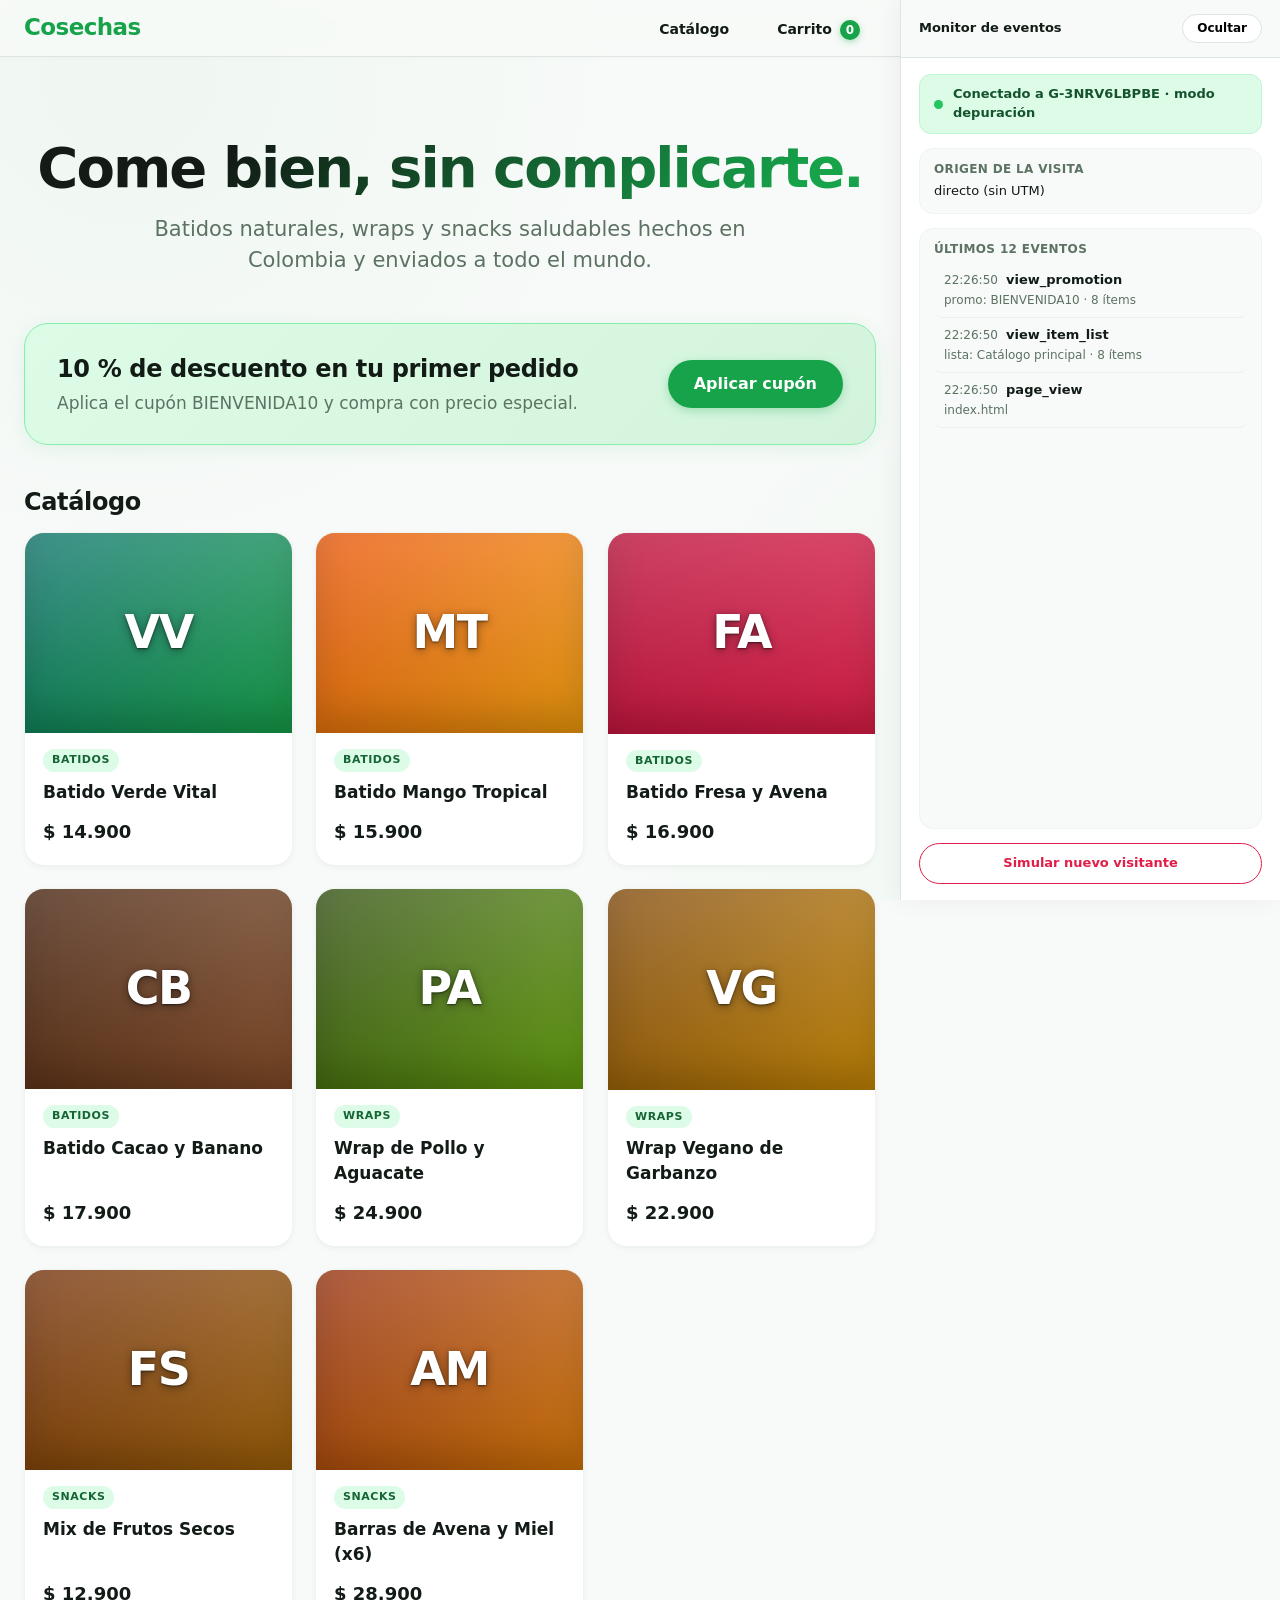
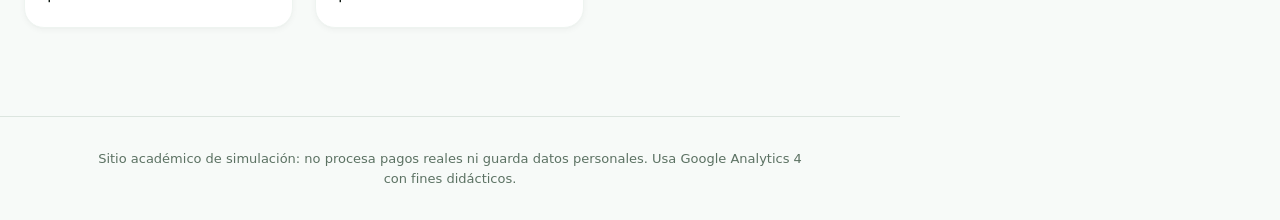
<file: index.html>
<!DOCTYPE html>
<html lang="es">
<head>
<meta charset="utf-8">
<meta name="viewport" content="width=device-width, initial-scale=1">
<title>Cosechas · Batidos, wraps y snacks saludables</title>
<link rel="stylesheet" href="css/estilos.css">
</head>
<body>
<header class="cab"><div class="cab-in"><a class="logo" href="index.html">Cosechas</a><nav><a href="index.html">Catálogo</a><a href="carrito.html">Carrito <span id="badge" class="badge">0</span></a></nav></div></header>
<main class="contenedor">
<section class="hero"><h1>Come bien, sin complicarte.</h1><p>Batidos naturales, wraps y snacks saludables hechos en Colombia y enviados a todo el mundo.</p></section>
<section id="banner" class="banner" hidden><div><h2>10 % de descuento en tu primer pedido</h2><p>Aplica el cupón BIENVENIDA10 y compra con precio especial.</p></div><button id="banner-btn" class="btn" type="button">Aplicar cupón</button></section>
<p id="cupon-activo" class="aviso-cupon" hidden>Cupón BIENVENIDA10 activo: los precios ya incluyen el 10 % de descuento.</p>
<h2 class="sec-tit">Catálogo</h2>
<section id="lista" class="grid"></section>
</main>
<footer class="pie"><p>Sitio académico de simulación: no procesa pagos reales ni guarda datos personales. Usa Google Analytics 4 con fines didácticos.</p></footer>
<script src="js/config.js"></script><script src="js/productos.js"></script><script src="js/carrito.js"></script><script src="js/analytics.js"></script><script src="js/monitor.js"></script><script src="js/inicio.js"></script>
</body>
</html>
</file>
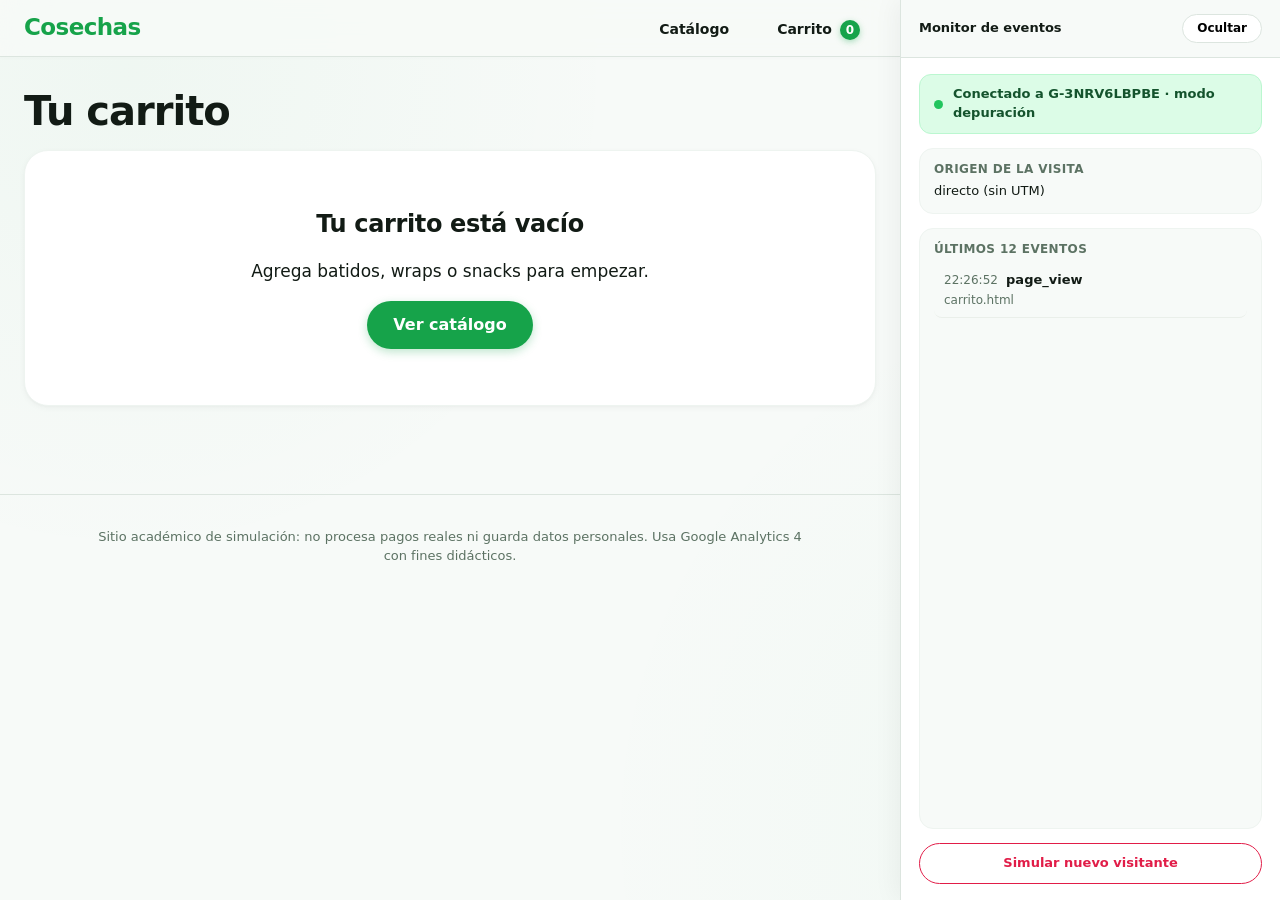
<file: carrito.html>
<!DOCTYPE html>
<html lang="es">
<head>
<meta charset="utf-8">
<meta name="viewport" content="width=device-width, initial-scale=1">
<title>Carrito · Cosechas</title>
<link rel="stylesheet" href="css/estilos.css">
</head>
<body>
<header class="cab"><div class="cab-in"><a class="logo" href="index.html">Cosechas</a><nav><a href="index.html">Catálogo</a><a href="carrito.html">Carrito <span id="badge" class="badge">0</span></a></nav></div></header>
<main class="contenedor"><h1>Tu carrito</h1><div id="contenido"></div></main>
<footer class="pie"><p>Sitio académico de simulación: no procesa pagos reales ni guarda datos personales. Usa Google Analytics 4 con fines didácticos.</p></footer>
<script src="js/config.js"></script><script src="js/productos.js"></script><script src="js/carrito.js"></script><script src="js/analytics.js"></script><script src="js/monitor.js"></script><script src="js/carrito-pagina.js"></script>
</body>
</html>
</file>
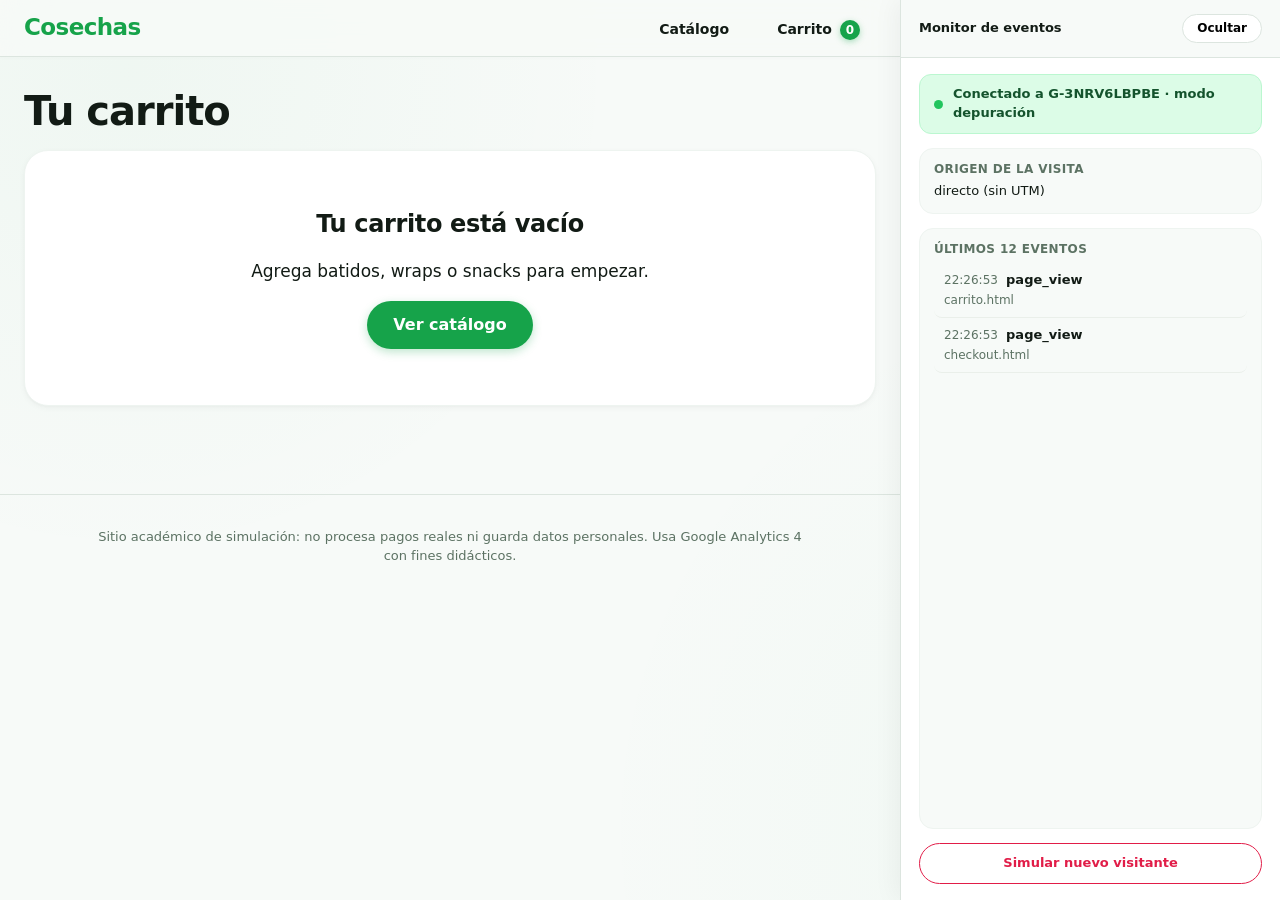
<file: checkout.html>
<!DOCTYPE html>
<html lang="es">
<head>
<meta charset="utf-8">
<meta name="viewport" content="width=device-width, initial-scale=1">
<title>Checkout · Cosechas</title>
<link rel="stylesheet" href="css/estilos.css">
</head>
<body>
<header class="cab"><div class="cab-in"><a class="logo" href="index.html">Cosechas</a><nav><a href="index.html">Catálogo</a><a href="carrito.html">Carrito <span id="badge" class="badge">0</span></a></nav></div></header>
<main class="contenedor"><h1>Checkout</h1>
<p class="pasos"><span id="p1" class="paso activo">1. Envío</span><span id="p2" class="paso">2. Pago simulado</span></p>
<div class="dos-col"><div>
<section id="paso1" class="panel"><h2>Envío</h2>
<label class="campo">Nombre (ficticio)<input id="nombre" type="text" maxlength="40" placeholder="Ej.: Cliente de Prueba" autocomplete="off"></label>
<label class="campo">País<select id="pais"></select></label>
<fieldset><legend>Servicio de envío</legend>
<label class="op"><input type="radio" name="servicio" value="Estándar" checked> <span>Estándar</span><em id="t-std"></em></label>
<label class="op"><input type="radio" name="servicio" value="Express"> <span>Express</span><em id="t-exp"></em></label></fieldset>
<p class="sec">Usa un nombre inventado. No escribas correo, teléfono ni documentos.</p>
<p id="err1" class="error" hidden></p>
<button id="btn-envio" class="btn" type="button">Continuar al pago</button></section>
<section id="paso2" class="panel" hidden><h2>Pago simulado</h2>
<fieldset><legend>Método de pago</legend>
<label class="op"><input type="radio" name="pago" value="Tarjeta de crédito" checked> <span>Tarjeta de crédito</span></label>
<label class="op"><input type="radio" name="pago" value="PSE"> <span>PSE</span></label>
<label class="op"><input type="radio" name="pago" value="Nequi"> <span>Nequi</span></label>
<label class="op"><input type="radio" name="pago" value="PayPal"> <span>PayPal</span></label></fieldset>
<p class="sec">Simulación: no se piden ni se guardan datos de pago.</p>
<button id="btn-pago" class="btn" type="button">Pagar (simulado)</button> <button id="volver" class="btn-sec" type="button">Volver</button></section>
</div>
<aside class="panel resumen"><h2>Resumen</h2><div id="res-lineas"></div><dl id="res-tot" class="tot"></dl></aside></div></main>
<footer class="pie"><p>Sitio académico de simulación: no procesa pagos reales ni guarda datos personales. Usa Google Analytics 4 con fines didácticos.</p></footer>
<script src="js/config.js"></script><script src="js/productos.js"></script><script src="js/carrito.js"></script><script src="js/analytics.js"></script><script src="js/monitor.js"></script><script src="js/checkout.js"></script>
</body>
</html>
</file>
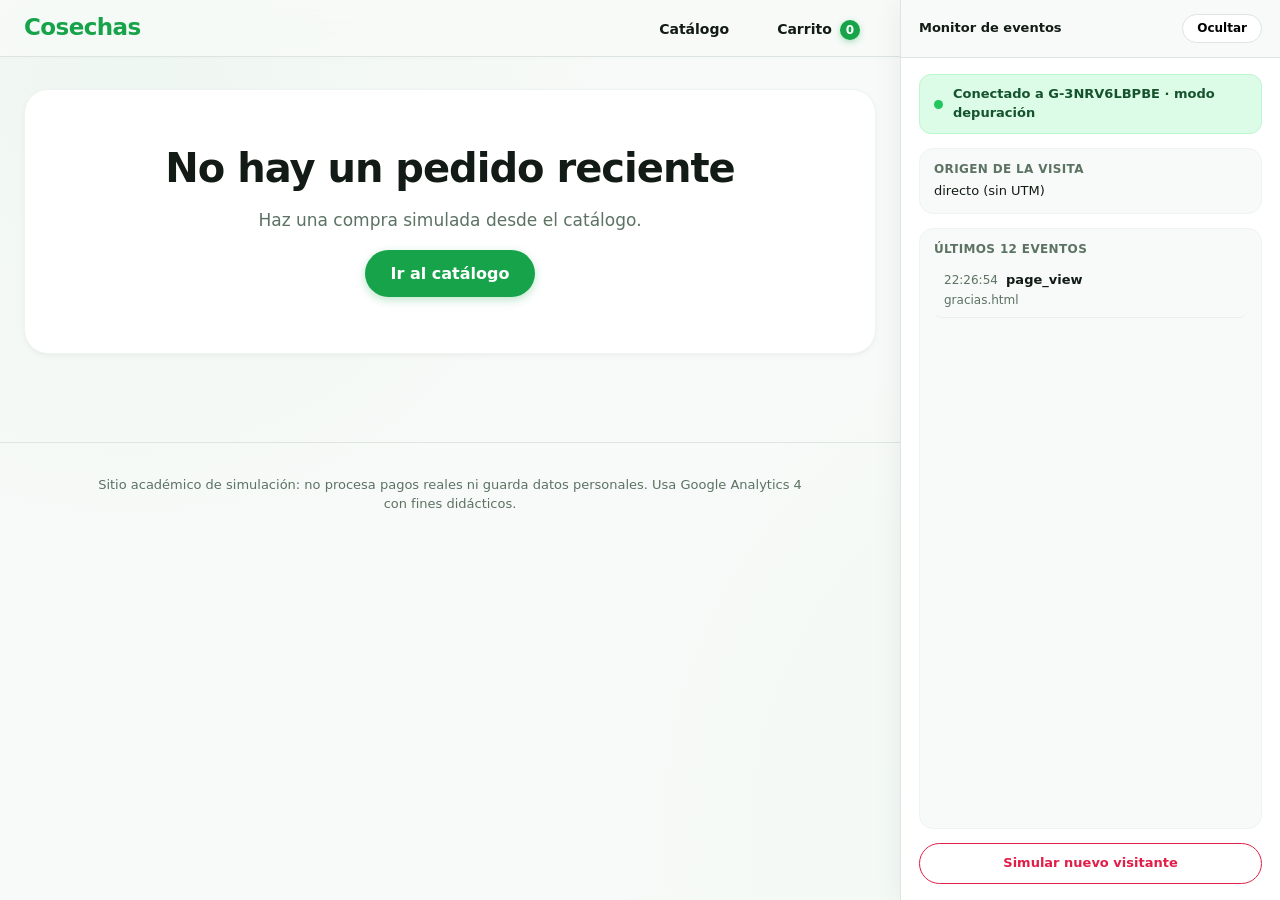
<file: gracias.html>
<!DOCTYPE html>
<html lang="es">
<head>
<meta charset="utf-8">
<meta name="viewport" content="width=device-width, initial-scale=1">
<title>Gracias · Cosechas</title>
<link rel="stylesheet" href="css/estilos.css">
</head>
<body>
<header class="cab"><div class="cab-in"><a class="logo" href="index.html">Cosechas</a><nav><a href="index.html">Catálogo</a><a href="carrito.html">Carrito <span id="badge" class="badge">0</span></a></nav></div></header>
<main class="contenedor"><section id="confirmacion" class="panel centro"></section></main>
<footer class="pie"><p>Sitio académico de simulación: no procesa pagos reales ni guarda datos personales. Usa Google Analytics 4 con fines didácticos.</p></footer>
<script src="js/config.js"></script><script src="js/productos.js"></script><script src="js/carrito.js"></script><script src="js/analytics.js"></script><script src="js/monitor.js"></script><script src="js/gracias.js"></script>
</body>
</html>
</file>
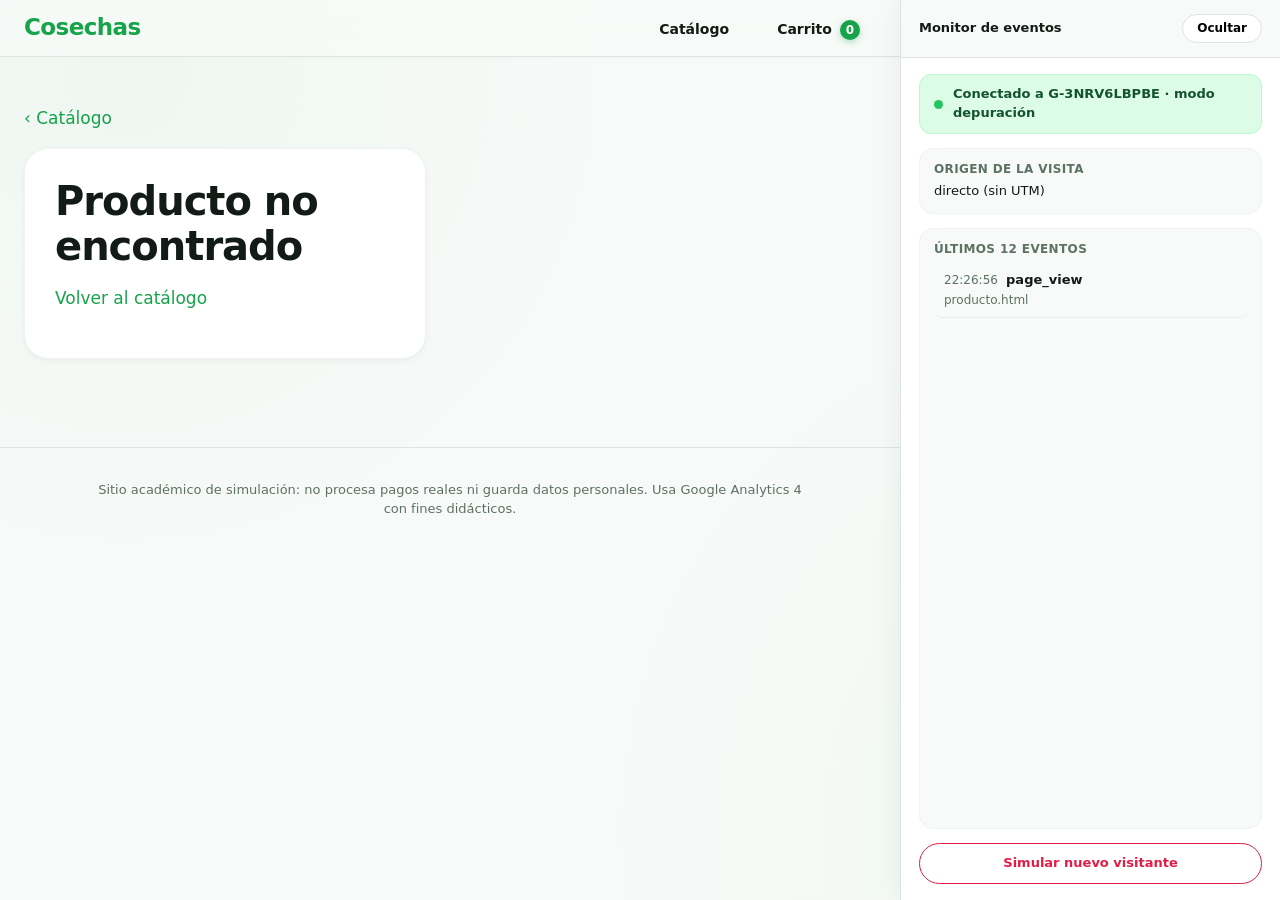
<file: producto.html>
<!DOCTYPE html>
<html lang="es">
<head>
<meta charset="utf-8">
<meta name="viewport" content="width=device-width, initial-scale=1">
<title>Producto · Cosechas</title>
<link rel="stylesheet" href="css/estilos.css">
</head>
<body>
<header class="cab"><div class="cab-in"><a class="logo" href="index.html">Cosechas</a><nav><a href="index.html">Catálogo</a><a href="carrito.html">Carrito <span id="badge" class="badge">0</span></a></nav></div></header>
<main class="contenedor"><p><a href="index.html">‹ Catálogo</a></p><section id="detalle" class="detalle"></section></main>
<footer class="pie"><p>Sitio académico de simulación: no procesa pagos reales ni guarda datos personales. Usa Google Analytics 4 con fines didácticos.</p></footer>
<script src="js/config.js"></script><script src="js/productos.js"></script><script src="js/carrito.js"></script><script src="js/analytics.js"></script><script src="js/monitor.js"></script><script src="js/producto.js"></script>
</body>
</html>
</file>
<file: css/estilos.css>
:root {
  /* ==========================================================================
     SISTEMA DE ESCALA DE COLORES (COLOR SYSTEM & DESIGN TOKENS)
     Inspirado en la identidad fresca y natural de Cosechas
     ========================================================================== */

  /* Escala Primaria: Verde Cosechas (Naturaleza, Frescura y Salud) */
  --verde-50:  #F0FDF4;
  --verde-100: #DCFCE7;
  --verde-200: #BBF7D0;
  --verde-300: #86EFAC;
  --verde-400: #4ADE80;
  --verde-500: #22C55E;
  --verde-600: #16A34A; /* Verde Marca Principal */
  --verde-700: #15803D; /* Verde Hover */
  --verde-800: #166534; /* Verde Active */
  --verde-900: #14532D; /* Verde Contraste */
  --verde-950: #052E16;

  /* Escala Secundaria: Naranja Mango & Cítricos Tropicales (Energía y Apetito) */
  --naranja-50:  #FFF7ED;
  --naranja-100: #FFEDD5;
  --naranja-200: #FED7AA;
  --naranja-300: #FDBA74;
  --naranja-400: #FB923C;
  --naranja-500: #F97316;
  --naranja-600: #EA580C;
  --naranja-700: #C2410C;
  --naranja-800: #9A3412;
  --naranja-900: #7C2D12;

  /* Escala de Acento Cálido: Frutos Rojos y Fresas */
  --rojo-50:  #FFF1F2;
  --rojo-100: #FFE4E6;
  --rojo-200: #FECDD3;
  --rojo-500: #F43F5E;
  --rojo-600: #E11D48;
  --rojo-700: #BE123C;
  --rojo-900: #881337;

  /* Escala de Neutros / Grises Botánicos (WCAG AAA - Contraste Óptimo) */
  --neutro-0:   #FFFFFF;
  --neutro-50:  #F7FAF8; /* Fondo principal suave */
  --neutro-100: #EEF4F0; /* Fondo secundario / paneles */
  --neutro-200: #DCE5DF; /* Bordes suaves */
  --neutro-300: #CAD6CE; /* Bordes principales */
  --neutro-400: #95A89B; /* Iconos y texto atenuado */
  --neutro-500: #5C7263; /* Texto secundario */
  --neutro-600: #46594C; /* Texto medio */
  --neutro-700: #334237; /* Títulos secundarios */
  --neutro-800: #1E2922; /* Texto principal */
  --neutro-900: #121B15; /* Máximo contraste */

  /* Mapeo Semántico (Compatibilidad 100% con la arquitectura original) */
  --fondo: var(--neutro-50);
  --fondo-alt: var(--neutro-100);
  --tarjeta: var(--neutro-0);
  --texto: var(--neutro-900);
  --sec: var(--neutro-500);
  --acento: var(--verde-600);
  --acento-hover: var(--verde-700);
  --acento-active: var(--verde-800);
  --acento-claro: var(--verde-100);
  --acento-claro-hover: var(--verde-200);
  --acento-borde: var(--verde-300);
  --borde: var(--neutro-200);
  --borde-suave: var(--neutro-100);
  --borde-hover: var(--verde-300);
  --borde-foco: rgba(22, 163, 74, 0.4);

  /* Estados */
  --ok: var(--verde-600);
  --ok-fondo: var(--verde-100);
  --ok-texto: var(--verde-900);
  --err: var(--rojo-600);
  --err-fondo: var(--rojo-50);
  --err-texto: var(--rojo-900);

  /* Sombras suaves y naturales */
  --sombra-sm: 0 2px 6px rgba(18, 27, 21, 0.04), 0 1px 2px rgba(0, 0, 0, 0.02);
  --sombra-md: 0 6px 18px rgba(18, 27, 21, 0.06), 0 2px 4px rgba(0, 0, 0, 0.03);
  --sombra-lg: 0 16px 36px rgba(18, 27, 21, 0.10), 0 4px 10px rgba(0, 0, 0, 0.04);
  --sombra-acento: 0 8px 24px rgba(22, 163, 74, 0.28);

  --mon: 380px;
}

* {
  box-sizing: border-box;
}

[hidden] {
  display: none !important;
}

body {
  margin: 0;
  padding-right: var(--mon);
  background: var(--fondo);
  background-image: 
    radial-gradient(circle at 10% 8%, rgba(22, 163, 74, 0.035) 0%, transparent 35%),
    radial-gradient(circle at 90% 92%, rgba(34, 197, 94, 0.03) 0%, transparent 40%);
  background-attachment: fixed;
  color: var(--texto);
  font: 17px/1.47 -apple-system, BlinkMacSystemFont, "SF Pro Text", "Inter", "Segoe UI", system-ui, Helvetica, Arial, sans-serif;
  -webkit-font-smoothing: antialiased;
  transition: padding-right 0.3s cubic-bezier(0.16, 1, 0.3, 1), padding-bottom 0.3s ease;
}

body.mon-oculto {
  padding-right: 0;
}

a {
  color: var(--acento);
  text-decoration: none;
  transition: color 0.2s ease;
}

a:hover {
  color: var(--acento-hover);
  text-decoration: underline;
}

h1 {
  font-size: 40px;
  line-height: 1.12;
  letter-spacing: -0.025em;
  margin: 0 0 16px;
  color: var(--texto);
}

h2 {
  font-size: 24px;
  letter-spacing: -0.015em;
  margin: 0 0 12px;
  color: var(--texto);
}

h3 {
  font-size: 17px;
  margin: 2px 0 6px;
  font-weight: 600;
  color: var(--texto);
}

:focus-visible {
  outline: 3px solid var(--borde-foco);
  outline-offset: 2px;
}

/* Cabecera translúcida con efecto glassmorphism */
.cab {
  position: sticky;
  top: 0;
  z-index: 20;
  background: rgba(247, 250, 248, 0.88);
  -webkit-backdrop-filter: saturate(180%) blur(20px);
  backdrop-filter: saturate(180%) blur(20px);
  border-bottom: 1px solid var(--borde);
  box-shadow: 0 1px 4px rgba(0, 0, 0, 0.02);
  transition: background-color 0.3s ease, border-color 0.3s ease;
}

.cab-in {
  max-width: 1040px;
  margin: 0 auto;
  padding: 0 24px;
  height: 56px;
  display: flex;
  align-items: center;
  justify-content: space-between;
}

.logo {
  font-weight: 800;
  font-size: 23px;
  color: var(--acento);
  letter-spacing: -0.025em;
  display: inline-flex;
  align-items: center;
  gap: 6px;
  transition: transform 0.25s cubic-bezier(0.16, 1, 0.3, 1), color 0.2s ease;
}

.logo:hover {
  color: var(--acento-hover);
  text-decoration: none;
  transform: scale(1.03);
}

.cab nav a {
  color: var(--texto);
  margin-left: 16px;
  font-size: 14px;
  font-weight: 600;
  padding: 7px 16px;
  border-radius: 980px;
  transition: all 0.2s ease;
}

.cab nav a:hover {
  text-decoration: none;
  background: var(--acento-claro);
  color: var(--acento);
}

/* Insignia animada con efecto elástico */
.badge {
  display: inline-flex;
  align-items: center;
  justify-content: center;
  min-width: 20px;
  height: 20px;
  padding: 0 6px;
  border-radius: 980px;
  background: var(--acento);
  color: #fff;
  font-size: 12px;
  font-weight: 700;
  text-align: center;
  margin-left: 3px;
  box-shadow: 0 2px 6px rgba(22, 163, 74, 0.35);
  transition: transform 0.25s cubic-bezier(0.175, 0.885, 0.32, 1.275), background-color 0.25s ease;
}

.badge.bump {
  animation: badgePop 0.45s cubic-bezier(0.175, 0.885, 0.32, 1.275);
}

@keyframes badgePop {
  0% { transform: scale(1); }
  35% { transform: scale(1.4); background: var(--verde-700); }
  65% { transform: scale(0.9); }
  100% { transform: scale(1); }
}

.contenedor {
  max-width: 1040px;
  margin: 0 auto;
  padding: 32px 24px 56px;
}

/* Sección Hero */
.hero {
  text-align: center;
  padding: 48px 0 32px;
  animation: fadeInDown 0.6s cubic-bezier(0.16, 1, 0.3, 1) both;
}

.hero h1 {
  font-size: 56px;
  font-weight: 800;
  letter-spacing: -0.035em;
  background: linear-gradient(135deg, var(--neutro-900) 25%, var(--verde-600) 90%);
  -webkit-background-clip: text;
  -webkit-text-fill-color: transparent;
  margin-bottom: 14px;
}

.hero p {
  color: var(--sec);
  font-size: 21px;
  max-width: 640px;
  margin: 0 auto;
  line-height: 1.5;
}

/* Banner de descuento con degradado dinámico continuo */
.banner {
  display: flex;
  gap: 24px;
  align-items: center;
  justify-content: space-between;
  background: linear-gradient(135deg, var(--verde-100) 0%, #D3F3DC 50%, var(--verde-100) 100%);
  background-size: 200% 200%;
  animation: bannerShimmer 9s ease infinite, fadeInUp 0.5s cubic-bezier(0.16, 1, 0.3, 1) both;
  border: 1.5px solid var(--acento-borde);
  border-radius: 24px;
  padding: 28px 32px;
  margin: 14px 0;
  box-shadow: 0 4px 18px rgba(22, 163, 74, 0.09);
  transition: transform 0.3s ease, box-shadow 0.3s ease;
}

.banner:hover {
  box-shadow: 0 8px 26px rgba(22, 163, 74, 0.15);
}

.banner h2 {
  margin: 0 0 4px;
  color: var(--texto);
  font-weight: 700;
}

.banner p {
  margin: 0;
  color: var(--sec);
}

@keyframes bannerShimmer {
  0% { background-position: 0% 50%; }
  50% { background-position: 100% 50%; }
  100% { background-position: 0% 50%; }
}

.aviso-cupon {
  background: var(--acento-claro);
  border: 1.5px solid var(--acento-borde);
  border-radius: 14px;
  padding: 12px 18px;
  color: var(--acento-hover);
  font-weight: 600;
  margin: 12px 0;
  animation: fadeInDown 0.4s cubic-bezier(0.16, 1, 0.3, 1) both;
}

.sec-tit {
  margin-top: 40px;
  font-weight: 700;
}

/* Cuadrícula del Catálogo con entrada escalonada */
.grid {
  display: grid;
  grid-template-columns: repeat(auto-fill, minmax(215px, 1fr));
  gap: 22px;
}

.grid > .tarjeta:nth-child(1) { animation-delay: 0.04s; }
.grid > .tarjeta:nth-child(2) { animation-delay: 0.08s; }
.grid > .tarjeta:nth-child(3) { animation-delay: 0.12s; }
.grid > .tarjeta:nth-child(4) { animation-delay: 0.16s; }
.grid > .tarjeta:nth-child(5) { animation-delay: 0.20s; }
.grid > .tarjeta:nth-child(6) { animation-delay: 0.24s; }
.grid > .tarjeta:nth-child(7) { animation-delay: 0.28s; }
.grid > .tarjeta:nth-child(8) { animation-delay: 0.32s; }

/* Tarjetas de Producto */
.tarjeta {
  display: flex;
  flex-direction: column;
  background: var(--tarjeta);
  border-radius: 20px;
  overflow: hidden;
  color: var(--texto);
  border: 1px solid var(--borde-suave);
  box-shadow: var(--sombra-sm);
  transition: transform 0.35s cubic-bezier(0.16, 1, 0.3, 1), box-shadow 0.35s ease, border-color 0.3s ease;
  animation: cardEntrance 0.5s cubic-bezier(0.16, 1, 0.3, 1) both;
  will-change: transform;
}

.tarjeta:hover {
  text-decoration: none;
  transform: translateY(-7px);
  box-shadow: var(--sombra-lg);
  border-color: var(--acento-borde);
}

.tarjeta:hover .thumb span {
  transform: scale(1.12);
}

/* Miniatura del producto */
.thumb {
  position: relative;
  display: flex;
  align-items: center;
  justify-content: center;
  aspect-ratio: 4/3;
  color: #fff;
  overflow: hidden;
  box-shadow: inset 0 -18px 36px rgba(0, 0, 0, 0.16);
}

.thumb::before {
  content: "";
  position: absolute;
  inset: 0;
  background: linear-gradient(180deg, rgba(255, 255, 255, 0.2) 0%, rgba(0, 0, 0, 0.12) 100%);
  pointer-events: none;
}

.thumb span {
  position: relative;
  z-index: 1;
  font-size: 46px;
  font-weight: 800;
  letter-spacing: -0.03em;
  text-shadow: 0 2px 10px rgba(0, 0, 0, 0.42), 0 1px 2px rgba(0, 0, 0, 0.5);
  transition: transform 0.35s cubic-bezier(0.16, 1, 0.3, 1);
}

.thumb.grande {
  border-radius: 28px;
  aspect-ratio: 1/1;
  box-shadow: var(--sombra-lg), inset 0 -25px 50px rgba(0, 0, 0, 0.18);
  animation: thumbFloat 6s ease-in-out infinite;
}

.thumb.grande span {
  font-size: 96px;
  text-shadow: 0 4px 18px rgba(0, 0, 0, 0.45);
}

@keyframes thumbFloat {
  0%, 100% {
    transform: translateY(0);
    box-shadow: var(--sombra-lg);
  }
  50% {
    transform: translateY(-6px);
    box-shadow: 0 20px 42px rgba(22, 163, 74, 0.18);
  }
}

.thumb.mini {
  width: 64px;
  aspect-ratio: 1/1;
  border-radius: 14px;
  flex: none;
  box-shadow: inset 0 -6px 12px rgba(0, 0, 0, 0.15);
}

.thumb.mini span {
  font-size: 22px;
  text-shadow: 0 1px 4px rgba(0, 0, 0, 0.4);
}

.t-info {
  padding: 16px 18px 20px;
  flex: 1;
  display: flex;
  flex-direction: column;
}

/* Insignia de categoría */
.cat {
  display: inline-block;
  font-size: 11px;
  font-weight: 700;
  text-transform: uppercase;
  letter-spacing: 0.05em;
  padding: 3px 9px;
  border-radius: 980px;
  background: var(--verde-100);
  color: var(--verde-800);
  width: fit-content;
  margin-bottom: 6px;
}

.precio {
  margin: auto 0 0;
  padding-top: 8px;
  font-weight: 700;
  font-size: 18px;
  color: var(--texto);
}

.grande-p {
  font-size: 28px;
  margin: 12px 0 22px;
  font-weight: 700;
  color: var(--texto);
}

.tachado {
  font-size: 18px;
  font-weight: 400;
  color: var(--sec);
  margin-left: 8px;
}

.detalle {
  display: grid;
  grid-template-columns: 1fr 1fr;
  gap: 48px;
  align-items: center;
  margin-top: 16px;
  animation: fadeIn 0.45s ease both;
}

.desc {
  color: var(--sec);
  font-size: 19px;
  line-height: 1.55;
  margin: 14px 0 20px;
}

/* Botones interactivos con reflejo y micro-animaciones */
.btn {
  position: relative;
  overflow: hidden;
  display: inline-flex;
  align-items: center;
  justify-content: center;
  border: 0;
  border-radius: 980px;
  background: var(--acento);
  color: #fff;
  font: inherit;
  font-size: 16px;
  font-weight: 600;
  padding: 12px 26px;
  cursor: pointer;
  box-shadow: 0 3px 10px rgba(22, 163, 74, 0.28);
  transition: all 0.25s cubic-bezier(0.16, 1, 0.3, 1);
  user-select: none;
}

.btn::after {
  content: "";
  position: absolute;
  top: -50%;
  left: -70%;
  width: 45%;
  height: 200%;
  background: linear-gradient(
    to right,
    rgba(255, 255, 255, 0) 0%,
    rgba(255, 255, 255, 0.25) 50%,
    rgba(255, 255, 255, 0) 100%
  );
  transform: rotate(25deg);
  pointer-events: none;
}

.btn:hover::after {
  left: 140%;
  transition: left 0.75s ease-in-out;
}

.btn:hover {
  background: var(--acento-hover);
  text-decoration: none;
  transform: translateY(-2px);
  box-shadow: var(--sombra-acento);
}

.btn:active {
  transform: translateY(1px) scale(0.98);
  box-shadow: 0 2px 6px rgba(22, 163, 74, 0.2);
}

.btn:disabled {
  opacity: 0.55;
  cursor: not-allowed;
  transform: none;
  box-shadow: none;
}

.btn.ancho {
  display: flex;
  width: 100%;
  text-align: center;
  margin-top: 14px;
}

.btn-sec {
  display: inline-flex;
  align-items: center;
  justify-content: center;
  border: 1.5px solid var(--acento);
  border-radius: 980px;
  background: transparent;
  color: var(--acento);
  font: inherit;
  font-size: 16px;
  font-weight: 600;
  padding: 11px 24px;
  cursor: pointer;
  transition: all 0.25s cubic-bezier(0.16, 1, 0.3, 1);
  user-select: none;
}

.btn-sec:hover {
  background: var(--acento-claro);
  text-decoration: none;
  transform: translateY(-2px);
  box-shadow: 0 3px 10px rgba(22, 163, 74, 0.15);
}

.btn-sec:active {
  transform: translateY(1px) scale(0.98);
}

/* Paneles */
.panel {
  background: var(--tarjeta);
  border-radius: 24px;
  padding: 30px;
  border: 1px solid var(--borde-suave);
  box-shadow: var(--sombra-sm);
  transition: box-shadow 0.3s ease, border-color 0.3s ease;
  animation: fadeIn 0.4s cubic-bezier(0.16, 1, 0.3, 1) both;
}

.panel:hover {
  box-shadow: var(--sombra-md);
}

.panel.vacio, .panel.centro {
  text-align: center;
  padding: 56px 28px;
}

.dos-col {
  display: grid;
  grid-template-columns: 1.6fr 1fr;
  gap: 24px;
  align-items: start;
}

/* Filas del carrito */
.linea {
  display: flex;
  align-items: center;
  gap: 16px;
  padding: 16px 0;
  border-bottom: 1px solid var(--borde-suave);
  transition: background-color 0.2s ease;
}

.linea:last-child {
  border: 0;
}

.l-info {
  flex: 1;
}

.sec {
  color: var(--sec);
}

.l-sub {
  font-weight: 700;
  min-width: 90px;
  text-align: right;
  color: var(--texto);
}

/* Control de cantidad */
.cant {
  display: flex;
  align-items: center;
  gap: 10px;
}

.cant button {
  width: 32px;
  height: 32px;
  border-radius: 50%;
  border: 1.5px solid var(--borde);
  background: #fff;
  color: var(--texto);
  font-size: 18px;
  font-weight: 600;
  cursor: pointer;
  display: inline-flex;
  align-items: center;
  justify-content: center;
  transition: all 0.2s cubic-bezier(0.16, 1, 0.3, 1);
}

.cant button:hover {
  border-color: var(--acento);
  color: var(--acento);
  background: var(--acento-claro);
  transform: scale(1.12);
}

.cant button:active {
  transform: scale(0.9);
}

.quitar {
  border: 0;
  background: none;
  color: var(--sec);
  cursor: pointer;
  font: inherit;
  font-size: 14px;
  padding: 4px 8px;
  border-radius: 8px;
  transition: all 0.2s ease;
}

.quitar:hover {
  color: var(--err);
  background: var(--err-fondo);
}

.cupon {
  display: flex;
  gap: 10px;
}

/* Inputs y Selects */
input[type=text], select {
  width: 100%;
  font: inherit;
  padding: 12px 16px;
  border: 1.5px solid var(--borde);
  border-radius: 14px;
  background: #fff;
  color: var(--texto);
  transition: border-color 0.2s ease, box-shadow 0.2s ease;
}

input[type=text]:focus, select:focus {
  outline: none;
  border-color: var(--acento);
  box-shadow: 0 0 0 3px var(--borde-foco);
}

.cupon input {
  flex: 1;
  min-width: 0;
}

/* Mensajes de notificación */
.ok-msg, .ok-anim {
  color: var(--ok-texto);
  background: var(--ok-fondo);
  border: 1px solid var(--ok-fondo);
  padding: 8px 14px;
  border-radius: 12px;
  font-weight: 600;
  display: inline-block;
  margin-top: 10px;
  animation: popIn 0.35s cubic-bezier(0.16, 1, 0.3, 1) both;
}

.error {
  color: var(--err-texto);
  background: var(--err-fondo);
  border: 1px solid #FECACA;
  padding: 8px 14px;
  border-radius: 12px;
  font-weight: 600;
  margin-top: 10px;
  animation: popIn 0.35s cubic-bezier(0.16, 1, 0.3, 1) both;
}

/* Ícono de confirmación animado */
.check-anim {
  display: inline-flex;
  align-items: center;
  justify-content: center;
  width: 82px;
  height: 82px;
  border-radius: 50%;
  background: var(--ok-fondo);
  color: var(--ok);
  font-size: 42px;
  font-weight: 800;
  margin: 0 auto 20px;
  box-shadow: 0 8px 26px rgba(22, 163, 74, 0.25);
  animation: successPop 0.65s cubic-bezier(0.175, 0.885, 0.32, 1.275) both;
}

@keyframes successPop {
  0% { transform: scale(0) rotate(-45deg); opacity: 0; }
  65% { transform: scale(1.18) rotate(6deg); }
  100% { transform: scale(1) rotate(0deg); opacity: 1; }
}

.tot {
  display: grid;
  grid-template-columns: 1fr auto;
  gap: 8px 16px;
  margin: 18px 0;
}

.tot dt, .tot dd {
  margin: 0;
  color: var(--sec);
}

.tot dd {
  text-align: right;
  font-weight: 500;
  color: var(--texto);
}

.fuerte {
  font-weight: 700;
  font-size: 20px;
  color: var(--texto);
  border-top: 1px solid var(--borde);
  padding-top: 12px;
  margin-top: 4px;
}

.tot.centrado {
  max-width: 360px;
  margin: 24px auto;
  text-align: left;
}

.campo {
  display: block;
  margin-bottom: 18px;
  font-size: 15px;
  font-weight: 600;
  color: var(--sec);
}

.campo input, .campo select {
  margin-top: 6px;
  color: var(--texto);
}

fieldset {
  border: 0;
  padding: 0;
  margin: 0 0 18px;
}

legend {
  font-size: 15px;
  font-weight: 600;
  color: var(--sec);
  padding: 0;
  margin-bottom: 10px;
}

/* Opciones de Envío y Pago con micro-interacción */
.op {
  display: flex;
  align-items: center;
  gap: 14px;
  border: 1.5px solid var(--borde);
  border-radius: 16px;
  padding: 14px 18px;
  margin-bottom: 10px;
  cursor: pointer;
  background: #fff;
  transition: all 0.25s cubic-bezier(0.16, 1, 0.3, 1);
}

.op:hover {
  border-color: var(--acento-borde);
  background: var(--fondo);
  transform: translateX(4px);
}

.op span {
  flex: 1;
  font-weight: 600;
}

.op em {
  font-style: normal;
  color: var(--sec);
  font-weight: 600;
}

.op:has(input:checked) {
  border-color: var(--acento);
  background: var(--acento-claro);
  box-shadow: 0 4px 14px rgba(22, 163, 74, 0.12);
  transform: translateX(6px);
}

.op input[type=radio] {
  accent-color: var(--acento);
  width: 18px;
  height: 18px;
}

/* Pasos del Checkout */
.pasos {
  display: flex;
  gap: 12px;
  margin: 0 0 24px;
}

.paso {
  padding: 8px 22px;
  border-radius: 980px;
  background: #E8EEEA;
  color: var(--sec);
  font-size: 14px;
  font-weight: 600;
  border: 1px solid var(--borde);
  transition: all 0.3s cubic-bezier(0.16, 1, 0.3, 1);
}

.paso.activo {
  background: var(--acento);
  color: #fff;
  border-color: var(--acento);
  box-shadow: 0 4px 12px rgba(22, 163, 74, 0.3);
  transform: translateY(-2px);
}

.r-l {
  display: flex;
  justify-content: space-between;
  gap: 12px;
  font-size: 15px;
  padding: 6px 0;
  border-bottom: 1px dashed var(--borde-suave);
}

.r-l:last-child {
  border-bottom: 0;
}

.pie {
  border-top: 1px solid var(--borde);
  padding: 32px 24px;
  text-align: center;
  color: var(--sec);
  font-size: 13px;
  margin-top: 32px;
}

.pie p {
  max-width: 720px;
  margin: 0 auto;
}

/* Monitor de eventos */
#monitor {
  position: fixed;
  top: 0;
  right: 0;
  bottom: 0;
  width: var(--mon);
  z-index: 50;
  display: flex;
  flex-direction: column;
  background: #FFFFFF;
  border-left: 1px solid var(--borde);
  font-size: 13px;
  line-height: 1.45;
  box-shadow: -4px 0 24px rgba(0, 0, 0, 0.05);
  transition: transform 0.3s cubic-bezier(0.16, 1, 0.3, 1), box-shadow 0.3s ease;
}

.m-cab {
  display: flex;
  justify-content: space-between;
  align-items: center;
  padding: 14px 18px;
  border-bottom: 1px solid var(--borde);
  background: var(--fondo);
}

.m-cab button {
  border: 1px solid var(--borde);
  background: #fff;
  border-radius: 980px;
  padding: 5px 14px;
  font: inherit;
  font-size: 12px;
  font-weight: 600;
  cursor: pointer;
  transition: all 0.2s ease;
}

.m-cab button:hover {
  background: var(--acento-claro);
  border-color: var(--acento);
  color: var(--acento);
}

.m-cuerpo {
  flex: 1;
  min-height: 0;
  display: flex;
  flex-direction: column;
  gap: 14px;
  padding: 16px 18px;
}

.m-estado {
  padding: 10px 14px;
  border-radius: 12px;
  font-weight: 600;
  display: flex;
  align-items: center;
}

.m-estado.ok {
  background: var(--verde-100);
  color: var(--verde-900);
  border: 1px solid var(--verde-200);
}

.m-estado.ok::before {
  content: "";
  display: inline-block;
  width: 9px;
  height: 9px;
  background: var(--verde-500);
  border-radius: 50%;
  margin-right: 10px;
  flex-shrink: 0;
  box-shadow: 0 0 0 0 rgba(34, 197, 94, 0.7);
  animation: pulseRing 2s cubic-bezier(0.455, 0.03, 0.515, 0.955) infinite;
}

@keyframes pulseRing {
  0% { box-shadow: 0 0 0 0 rgba(34, 197, 94, 0.7); }
  70% { box-shadow: 0 0 0 8px rgba(34, 197, 94, 0); }
  100% { box-shadow: 0 0 0 0 rgba(34, 197, 94, 0); }
}

.m-estado.error {
  background: var(--rojo-50);
  color: var(--rojo-900);
  border: 1px solid #FECACA;
}

.m-et {
  display: block;
  color: var(--sec);
  font-size: 12px;
  font-weight: 700;
  text-transform: uppercase;
  letter-spacing: 0.03em;
  margin-bottom: 4px;
}

.m-bloque {
  background: var(--fondo);
  padding: 12px 14px;
  border-radius: 14px;
  border: 1px solid var(--borde-suave);
}

.m-grow {
  flex: 1;
  min-height: 0;
  display: flex;
  flex-direction: column;
}

#m-lista {
  list-style: none;
  margin: 0;
  padding: 0;
  overflow-y: auto;
  flex: 1;
}

#m-lista li {
  padding: 8px 10px;
  border-bottom: 1px solid #EAEFEA;
  border-radius: 8px;
  transition: background-color 0.2s ease;
}

#m-lista li:first-child:not(.m-vacio) {
  animation: eventSlideIn 0.35s cubic-bezier(0.16, 1, 0.3, 1);
}

#m-lista li:hover {
  background-color: #F1F6F2;
}

#m-lista li div {
  color: var(--sec);
  word-break: break-word;
  font-size: 12px;
  margin-top: 2px;
}

.m-h {
  color: var(--sec);
  font-variant-numeric: tabular-nums;
  font-size: 12px;
  margin-right: 4px;
}

#m-reset {
  border: 1.5px solid var(--err);
  color: var(--err);
  background: #fff;
  border-radius: 980px;
  padding: 10px;
  font: inherit;
  font-weight: 600;
  cursor: pointer;
  transition: all 0.2s cubic-bezier(0.16, 1, 0.3, 1);
}

#m-reset:hover {
  background: var(--err-fondo);
  transform: translateY(-1px);
}

#m-reset:active {
  transform: scale(0.98);
}

#monitor.oculto {
  bottom: auto;
  width: auto;
  border-radius: 0 0 0 16px;
  border-bottom: 1px solid var(--borde);
  box-shadow: 0 4px 12px rgba(0, 0, 0, 0.05);
}

#monitor.oculto .m-cuerpo {
  display: none;
}

#monitor.oculto .m-cab {
  border: 0;
  gap: 12px;
  padding: 10px 16px;
}

/* Animaciones Globales */
@keyframes fadeInDown {
  from {
    opacity: 0;
    transform: translateY(-14px);
  }
  to {
    opacity: 1;
    transform: translateY(0);
  }
}

@keyframes fadeInUp {
  from {
    opacity: 0;
    transform: translateY(14px);
  }
  to {
    opacity: 1;
    transform: translateY(0);
  }
}

@keyframes fadeIn {
  from {
    opacity: 0;
  }
  to {
    opacity: 1;
  }
}

@keyframes cardEntrance {
  from {
    opacity: 0;
    transform: translateY(20px);
  }
  to {
    opacity: 1;
    transform: translateY(0);
  }
}

@keyframes popIn {
  0% {
    opacity: 0;
    transform: translateY(-6px) scale(0.96);
  }
  100% {
    opacity: 1;
    transform: translateY(0) scale(1);
  }
}

@keyframes eventSlideIn {
  from {
    opacity: 0;
    transform: translateX(14px);
    background: var(--acento-claro);
  }
  to {
    opacity: 1;
    transform: translateX(0);
    background: transparent;
  }
}

/* Responsividad */
@media (max-width: 820px) {
  body {
    padding-right: 0;
    padding-bottom: 300px;
  }
  body.mon-oculto {
    padding-bottom: 56px;
  }
  #monitor {
    top: auto;
    left: 0;
    width: 100%;
    height: 300px;
    border-left: 0;
    border-top: 1px solid var(--borde);
  }
  #monitor.oculto {
    height: auto;
    top: auto;
    width: 100%;
    border-radius: 0;
  }
  h1 {
    font-size: 32px;
  }
  .hero h1 {
    font-size: 36px;
  }
  .detalle, .dos-col {
    grid-template-columns: 1fr;
  }
  .banner {
    flex-direction: column;
    align-items: flex-start;
  }
  .linea {
    flex-wrap: wrap;
  }
}

/* Accesibilidad: Reducción de movimiento */
@media (prefers-reduced-motion: reduce) {
  *, ::before, ::after {
    animation-duration: 0.01ms !important;
    animation-iteration-count: 1 !important;
    transition-duration: 0.01ms !important;
    scroll-behavior: auto !important;
  }
}
</file>
